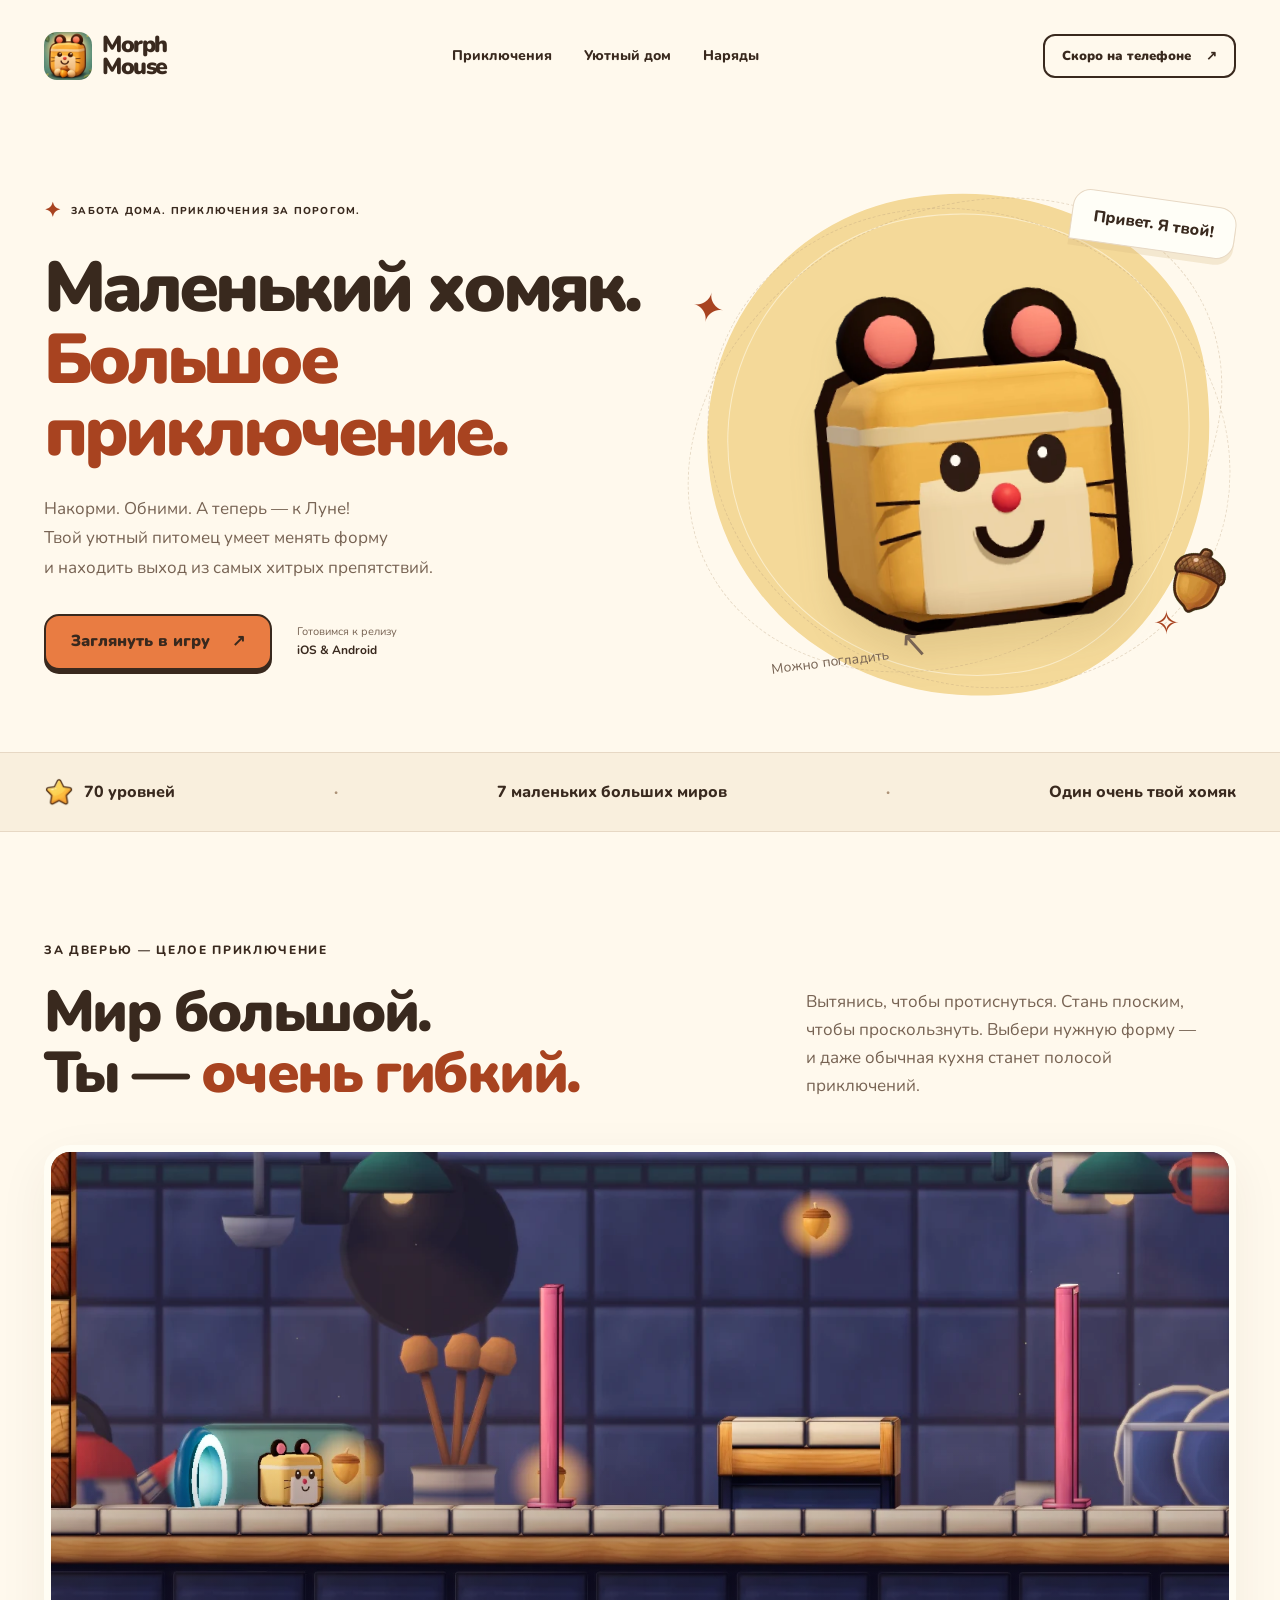
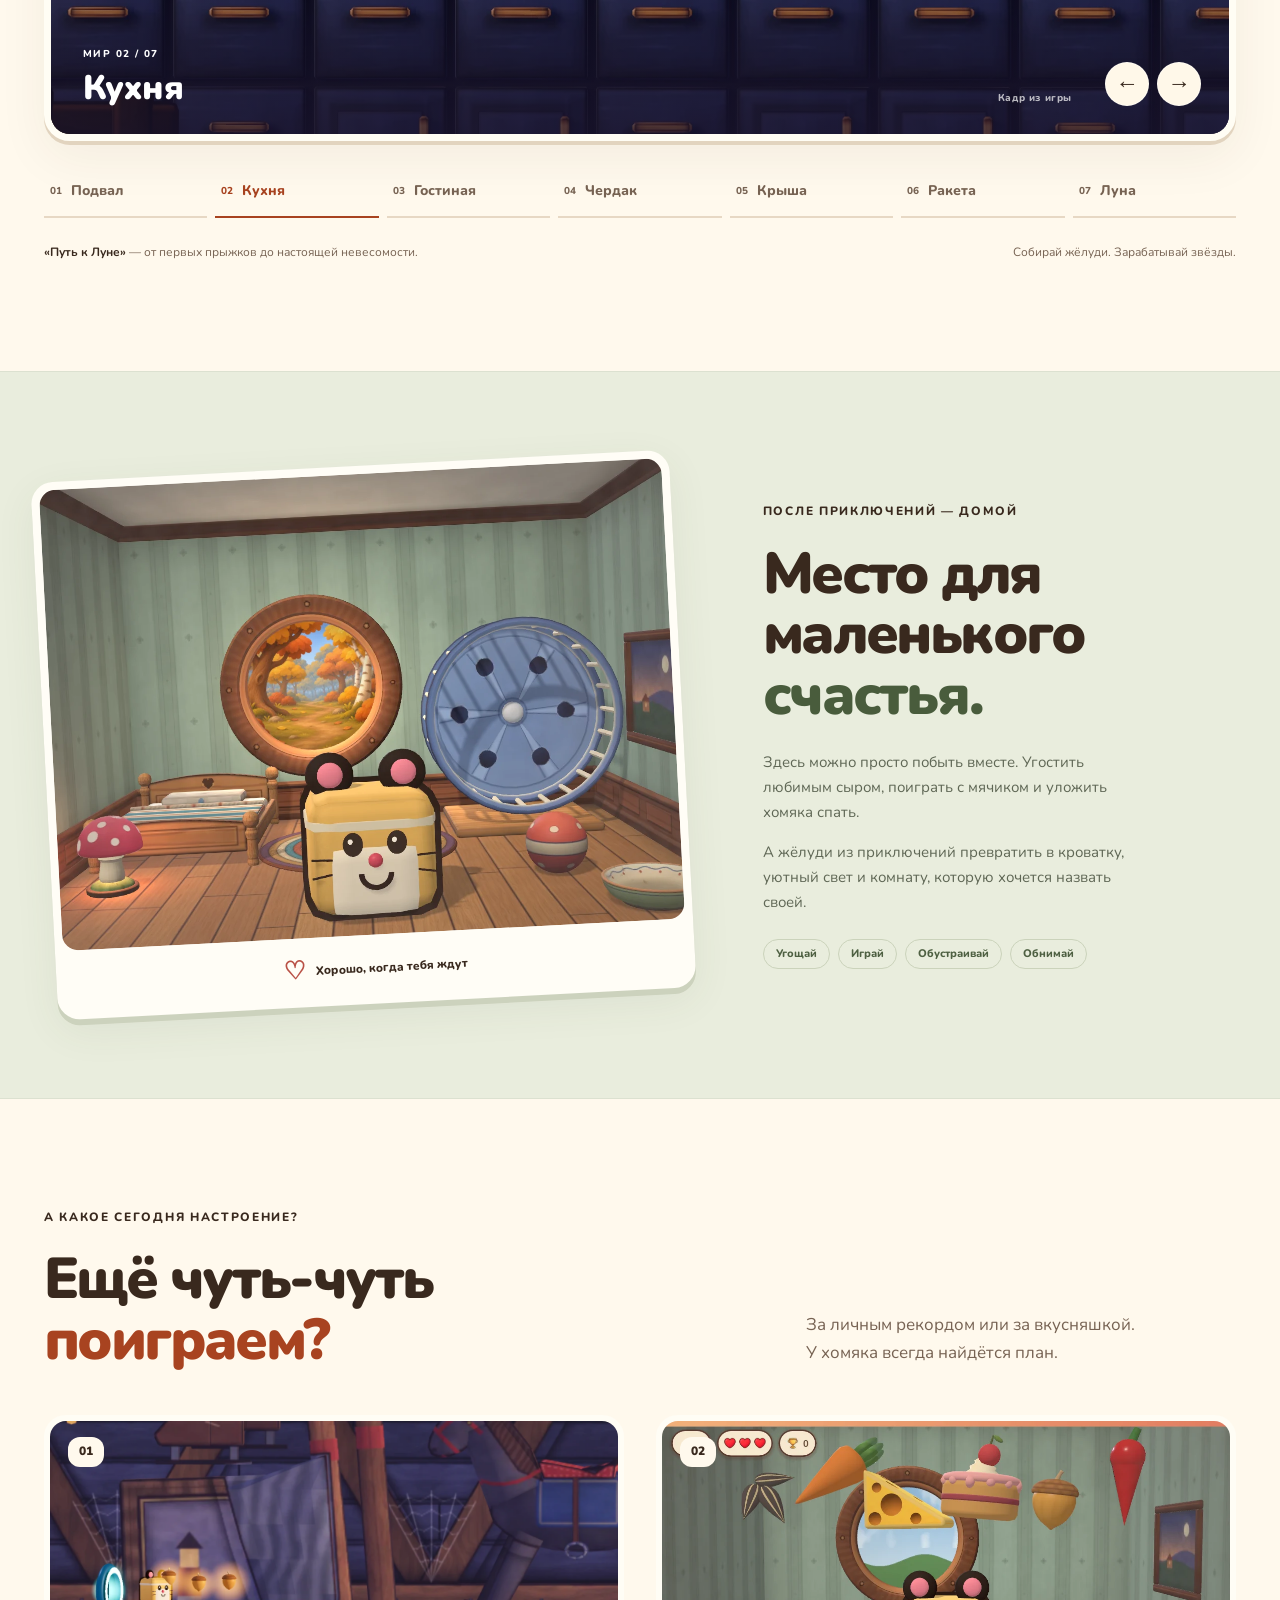
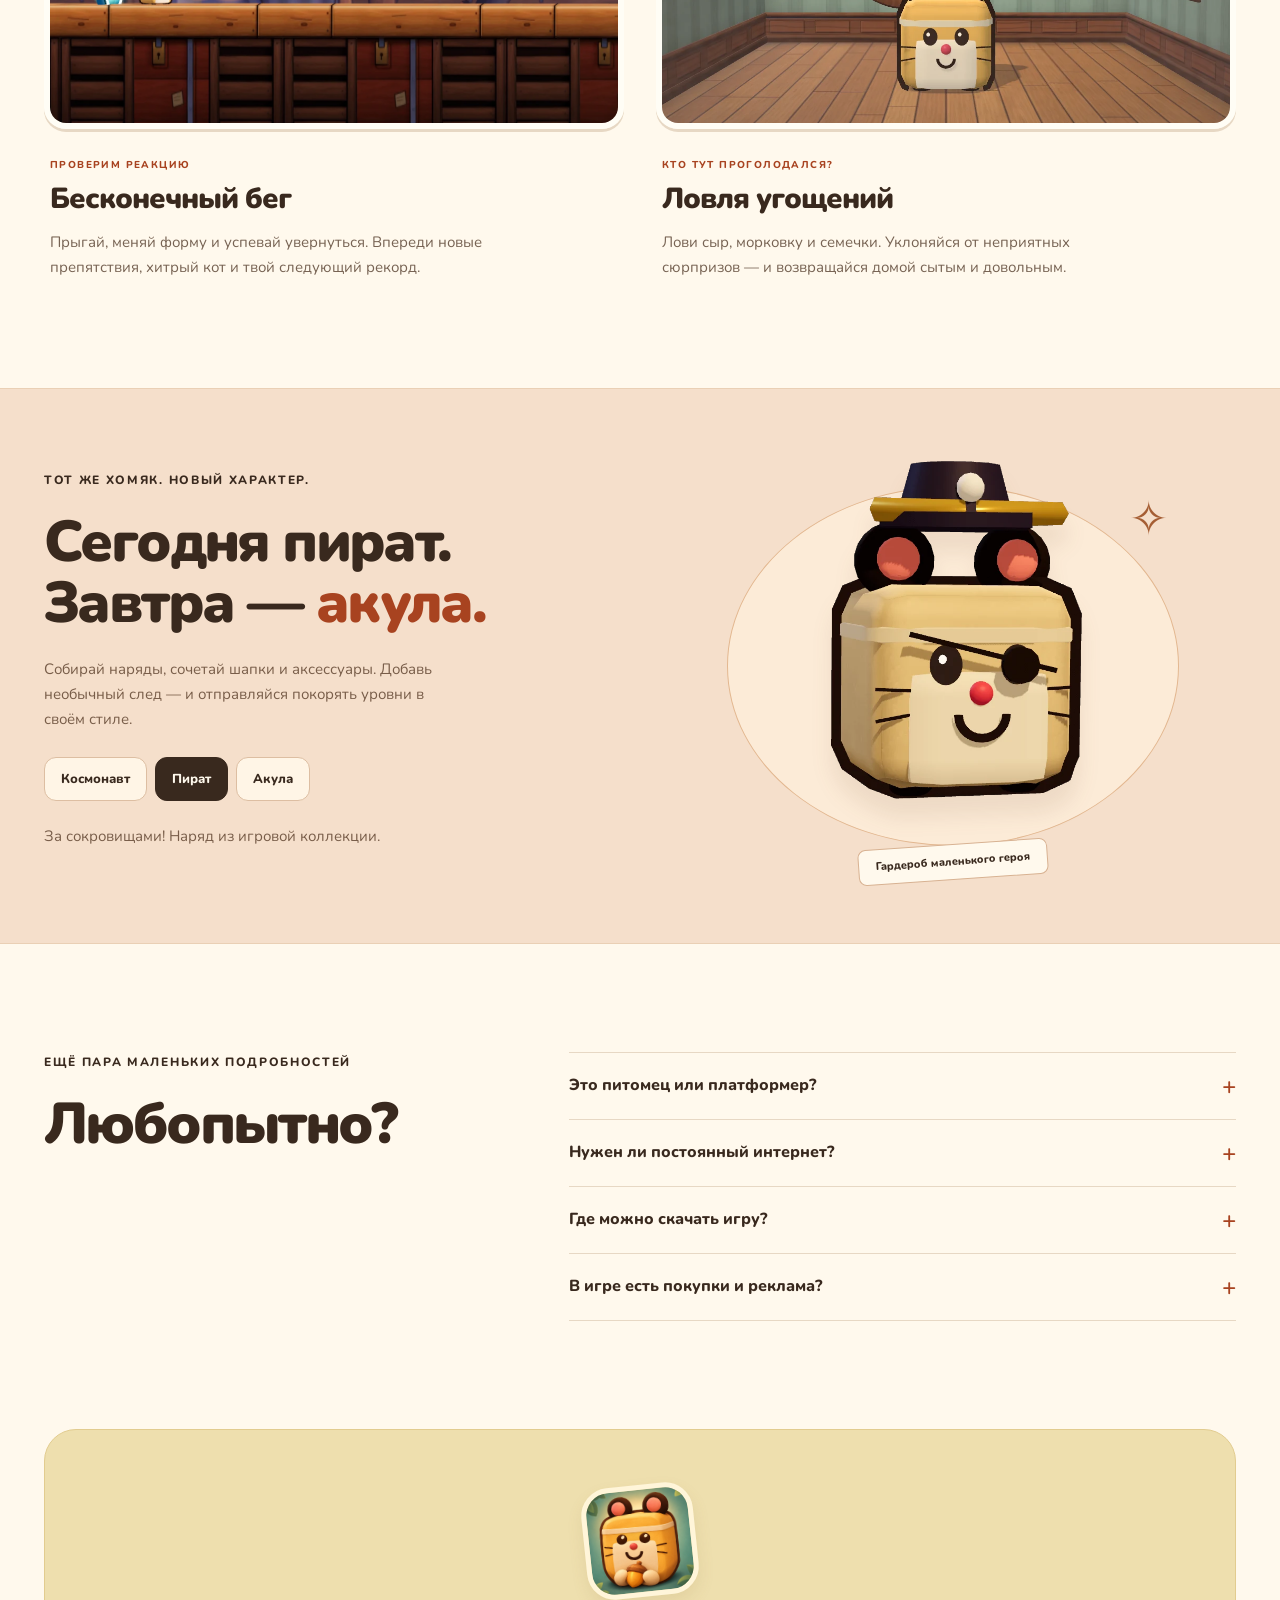
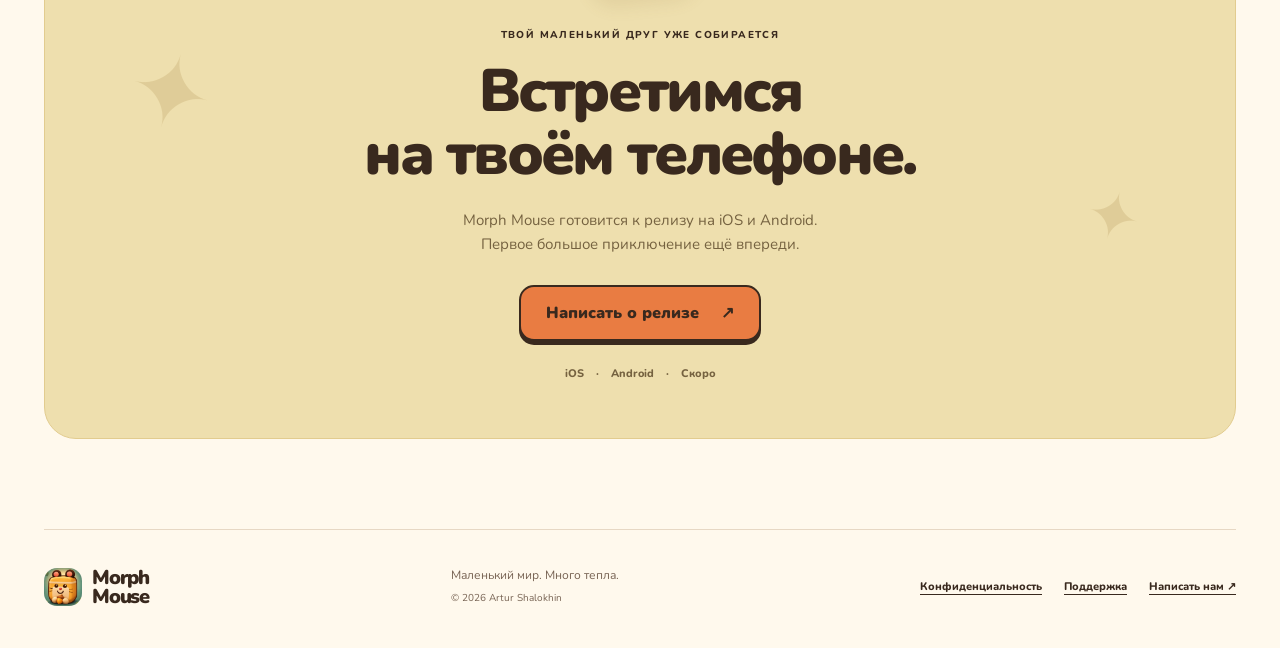
<file: index.html>
<!doctype html>
<html lang="ru">
<head>
  <meta charset="utf-8">
  <meta name="viewport" content="width=device-width, initial-scale=1, viewport-fit=cover">
  <meta name="theme-color" content="#fff9ed">
  <title>Morph Mouse — маленький хомяк, большое приключение</title>
  <meta name="description" content="Уютный питомец и приключение до Луны. Заботься о хомяке, обустраивай комнату, меняй форму и проходи 70 уровней в 7 мирах. Скоро на iOS и Android.">
  <link rel="canonical" href="https://shalokhin-artur.github.io/">
  <meta property="og:type" content="website">
  <meta property="og:title" content="Morph Mouse — маленький хомяк, большое приключение">
  <meta property="og:description" content="Немного заботы. Немного смелости. И целый мир за дверью твоей комнаты.">
  <meta property="og:url" content="https://shalokhin-artur.github.io/">
  <meta property="og:image" content="https://shalokhin-artur.github.io/assets/social.png">
  <meta name="twitter:card" content="summary_large_image">
  <link rel="icon" href="assets/app-icon.webp" type="image/webp">
  <link rel="apple-touch-icon" href="assets/apple-touch-icon.png">
  <link rel="preload" href="assets/nunito.ttf" as="font" type="font/ttf" crossorigin>
  <link rel="preload" href="assets/hero.webp" as="image">
  <link rel="stylesheet" href="style.css">
  <script src="script.js" defer></script>
</head>
<body>
  <a class="skip" href="#main">Перейти к содержимому</a>
  <header class="site-header wrap">
    <a class="brand" href="./" aria-label="Morph Mouse — главная"><img src="assets/app-icon.webp" width="48" height="48" alt=""><span>Morph<span class="brand-second">Mouse</span></span></a>
    <nav aria-label="Главное меню"><a href="#adventure">Приключения</a><a href="#home">Уютный дом</a><a href="#outfits">Наряды</a></nav>
    <a class="button small secondary" href="#release">Скоро на телефоне <span aria-hidden="true">↗</span></a>
  </header>
  <main id="main">
    <section class="hero wrap" aria-labelledby="hero-title">
      <div class="hero-copy">
        <p class="eyebrow"><span class="tiny-star" aria-hidden="true">✦</span> Забота дома. Приключения за порогом.</p>
        <h1 id="hero-title">Маленький хомяк.<br><span>Большое <br>приключение.</span></h1>
        <p class="intro">Накорми. Обними. А теперь — к Луне!<br>Твой уютный питомец умеет менять форму<br class="desktop-br"> и находить выход из самых хитрых препятствий.</p>
        <div class="hero-actions"><a class="button primary" href="#adventure">Заглянуть в игру <span aria-hidden="true">↗</span></a><span class="release-note">Готовимся к релизу<br><strong>iOS & Android</strong></span></div>
      </div>
      <div class="hero-art">
        <div class="sun-disc" aria-hidden="true"></div>
        <span class="orbit orbit-one" aria-hidden="true"></span><span class="orbit orbit-two" aria-hidden="true"></span>
        <span class="art-spark spark-one" aria-hidden="true">✦</span><span class="art-spark spark-two" aria-hidden="true">✧</span>
        <img class="floating-acorn" src="assets/acorn.webp" width="84" height="84" alt="">
        <span class="hello-bubble" aria-hidden="true">Привет. Я твой!</span>
        <button class="pet" id="pet" aria-label="Погладить хомяка"><img src="assets/hero.webp" width="1024" height="1024" alt="Улыбающийся золотистый хомяк Morph Mouse" fetchpriority="high"></button>
        <span class="pet-hint">Можно погладить <span aria-hidden="true">↖</span></span>
        <div class="hearts" id="hearts" aria-hidden="true"></div>
        <p class="sr-only" id="pet-status" role="status"></p>
      </div>
    </section>
    <div class="promise-strip"><div class="wrap promises"><span><img src="assets/star.webp" width="30" height="30" alt="">70 уровней</span><span class="strip-dot" aria-hidden="true">·</span><span>7 маленьких больших миров</span><span class="strip-dot" aria-hidden="true">·</span><span>Один очень твой хомяк</span></div></div>

    <section class="section wrap adventure" id="adventure" aria-labelledby="adventure-title">
      <div class="section-heading"><div><p class="eyebrow">За дверью — целое приключение</p><h2 id="adventure-title">Мир большой.<br>Ты — <em>очень гибкий.</em></h2></div><p>Вытянись, чтобы протиснуться. Стань плоским, чтобы проскользнуть. Выбери нужную форму — и даже обычная кухня станет полосой приключений.</p></div>
      <div class="world-view">
        <img id="world-image" src="assets/kitchen.webp" width="1536" height="768" alt="Хомяк на кухонном уровне: деревянные платформы, лазеры и светящиеся жёлуди" loading="lazy">
        <div class="world-caption"><div><span id="world-count">МИР 02 / 07</span><h3 id="world-name">Кухня</h3></div><span class="scene-note">Кадр из игры</span></div>
        <div class="world-controls"><button id="world-prev" aria-label="Предыдущий мир">←</button><button id="world-next" aria-label="Следующий мир">→</button></div>
      </div>
      <div class="world-tabs" aria-label="Выбрать игровой мир">
        <button data-world="0" aria-pressed="false">01 <span>Подвал</span></button><button data-world="1" aria-pressed="true">02 <span>Кухня</span></button><button data-world="2" aria-pressed="false">03 <span>Гостиная</span></button><button data-world="3" aria-pressed="false">04 <span>Чердак</span></button><button data-world="4" aria-pressed="false">05 <span>Крыша</span></button><button data-world="5" aria-pressed="false">06 <span>Ракета</span></button><button data-world="6" aria-pressed="false">07 <span>Луна</span></button>
      </div>
      <p class="world-status sr-only" role="status" id="world-status"></p>
      <div class="adventure-foot"><span><strong>«Путь к Луне»</strong> — от первых прыжков до настоящей невесомости.</span><span>Собирай жёлуди. Зарабатывай звёзды.</span></div>
    </section>

    <section class="home-section" id="home" aria-labelledby="home-title"><div class="wrap home-grid">
      <div class="home-picture"><img src="assets/room.webp" width="1600" height="900" alt="Комната хомяка с кроваткой, колесом, лампой-грибом и круглым окном в осенний лес" loading="lazy"><span class="photo-tag"><span aria-hidden="true">♡</span> Хорошо, когда тебя ждут</span></div>
      <div class="home-copy"><p class="eyebrow">После приключений — домой</p><h2 id="home-title">Место для<br>маленького<br><em>счастья.</em></h2><p>Здесь можно просто побыть вместе. Угостить любимым сыром, поиграть с мячиком и уложить хомяка спать.</p><p>А жёлуди из приключений превратить в кроватку, уютный свет и комнату, которую хочется назвать своей.</p><div class="care-list"><span>Угощай</span><span>Играй</span><span>Обустраивай</span><span>Обнимай</span></div></div>
    </div></section>

    <section class="section wrap" id="more" aria-labelledby="more-title">
      <div class="section-heading compact"><div><p class="eyebrow">А какое сегодня настроение?</p><h2 id="more-title">Ещё чуть-чуть<br><em>поиграем?</em></h2></div><p>За личным рекордом или за вкусняшкой.<br>У хомяка всегда найдётся план.</p></div>
      <div class="modes">
        <article class="mode"><div class="mode-image"><img src="assets/runner.webp" width="1600" height="900" alt="Бесконечный бег хомяка по игровым платформам" loading="lazy"><span class="mode-number">01</span></div><div class="mode-text"><p class="eyebrow">Проверим реакцию</p><h3>Бесконечный бег</h3><p>Прыгай, меняй форму и успевай увернуться. Впереди новые препятствия, хитрый кот и твой следующий рекорд.</p></div></article>
        <article class="mode"><div class="mode-image"><img src="assets/treats.webp" width="1280" height="600" alt="Ловля угощений: хомяк ловит падающую еду" loading="lazy"><span class="mode-number">02</span></div><div class="mode-text"><p class="eyebrow">Кто тут проголодался?</p><h3>Ловля угощений</h3><p>Лови сыр, морковку и семечки. Уклоняйся от неприятных сюрпризов — и возвращайся домой сытым и довольным.</p></div></article>
      </div>
    </section>

    <section class="outfits-section" id="outfits" aria-labelledby="outfits-title"><div class="wrap outfits-grid">
      <div><p class="eyebrow">Тот же хомяк. Новый характер.</p><h2 id="outfits-title">Сегодня пират.<br>Завтра — <em>акула.</em></h2><p>Собирай наряды, сочетай шапки и аксессуары. Добавь необычный след — и отправляйся покорять уровни в своём стиле.</p><div class="outfit-choices" aria-label="Примерить наряд"><button data-outfit="astronaut" aria-pressed="false">Космонавт</button><button data-outfit="pirate" aria-pressed="true">Пират</button><button data-outfit="shark" aria-pressed="false">Акула</button></div><p class="outfit-note" id="outfit-note" aria-live="polite">За сокровищами! Наряд из игровой коллекции.</p></div>
      <div class="outfit-stage"><span class="outfit-star" aria-hidden="true">✧</span><img id="outfit-image" src="assets/pirate.webp" width="1024" height="1024" alt="Хомяк в пиратской шляпе и повязке на глазу" loading="lazy"><span class="outfit-label">Гардероб маленького героя</span></div>
    </div></section>

    <section class="section wrap faq" aria-labelledby="faq-title"><div><p class="eyebrow">Ещё пара маленьких подробностей</p><h2 id="faq-title">Любопытно?</h2></div><div class="questions">
      <details><summary>Это питомец или платформер?<span aria-hidden="true">+</span></summary><p>И то и другое. Дома ты заботишься о хомяке и обустраиваешь комнату. В приключениях — прыгаешь, меняешь форму и собираешь жёлуди для новых покупок.</p></details>
      <details><summary>Нужен ли постоянный интернет?<span aria-hidden="true">+</span></summary><p>Основная игра работает офлайн: комната, уровни, бесконечный бег и ловля угощений. Интернет нужен для рекламы, покупок и некоторых сервисных функций.</p></details>
      <details><summary>Где можно скачать игру?<span aria-hidden="true">+</span></summary><p>Мы готовим Morph Mouse к релизу на iOS и Android. Когда игра станет доступна, здесь появятся ссылки на магазины. Пока можно <a href="mailto:shalokhin.artur@gmail.com?subject=Morph%20Mouse%20%E2%80%94%20%D1%80%D0%B5%D0%BB%D0%B8%D0%B7">написать нам</a> и спросить о релизе.</p></details>
      <details><summary>В игре есть покупки и реклама?<span aria-hidden="true">+</span></summary><p>В мобильной версии предусмотрены дополнительные крутки нарядов, реклама за награду и рекламные паузы между раундами. Отдельная разовая покупка отключает рекламу на месяц, без автопродления.</p></details>
    </div></section>

    <section class="release-section wrap" id="release" aria-labelledby="release-title"><div class="release-card"><img src="assets/app-icon.webp" width="112" height="112" alt="Иконка Morph Mouse" loading="lazy"><p class="eyebrow">Твой маленький друг уже собирается</p><h2 id="release-title">Встретимся<br>на твоём телефоне.</h2><p>Morph Mouse готовится к релизу на iOS и Android.<br>Первое большое приключение ещё впереди.</p><a class="button primary" href="mailto:shalokhin.artur@gmail.com?subject=Morph%20Mouse%20%E2%80%94%20%D1%80%D0%B5%D0%BB%D0%B8%D0%B7">Написать о релизе <span aria-hidden="true">↗</span></a><span class="release-platforms">iOS <span aria-hidden="true">·</span> Android <span aria-hidden="true">·</span> Скоро</span></div></section>
  </main>
  <footer class="site-footer wrap"><a class="brand" href="./"><img src="assets/app-icon.webp" width="38" height="38" alt=""><span>Morph<span class="brand-second">Mouse</span></span></a><p>Маленький мир. Много тепла.<br><small>© 2026 Artur Shalokhin</small></p><div><a href="privacy.html">Конфиденциальность</a><a href="support.html">Поддержка</a><a href="mailto:shalokhin.artur@gmail.com">Написать нам ↗</a></div></footer>
</body>
</html>
</file>
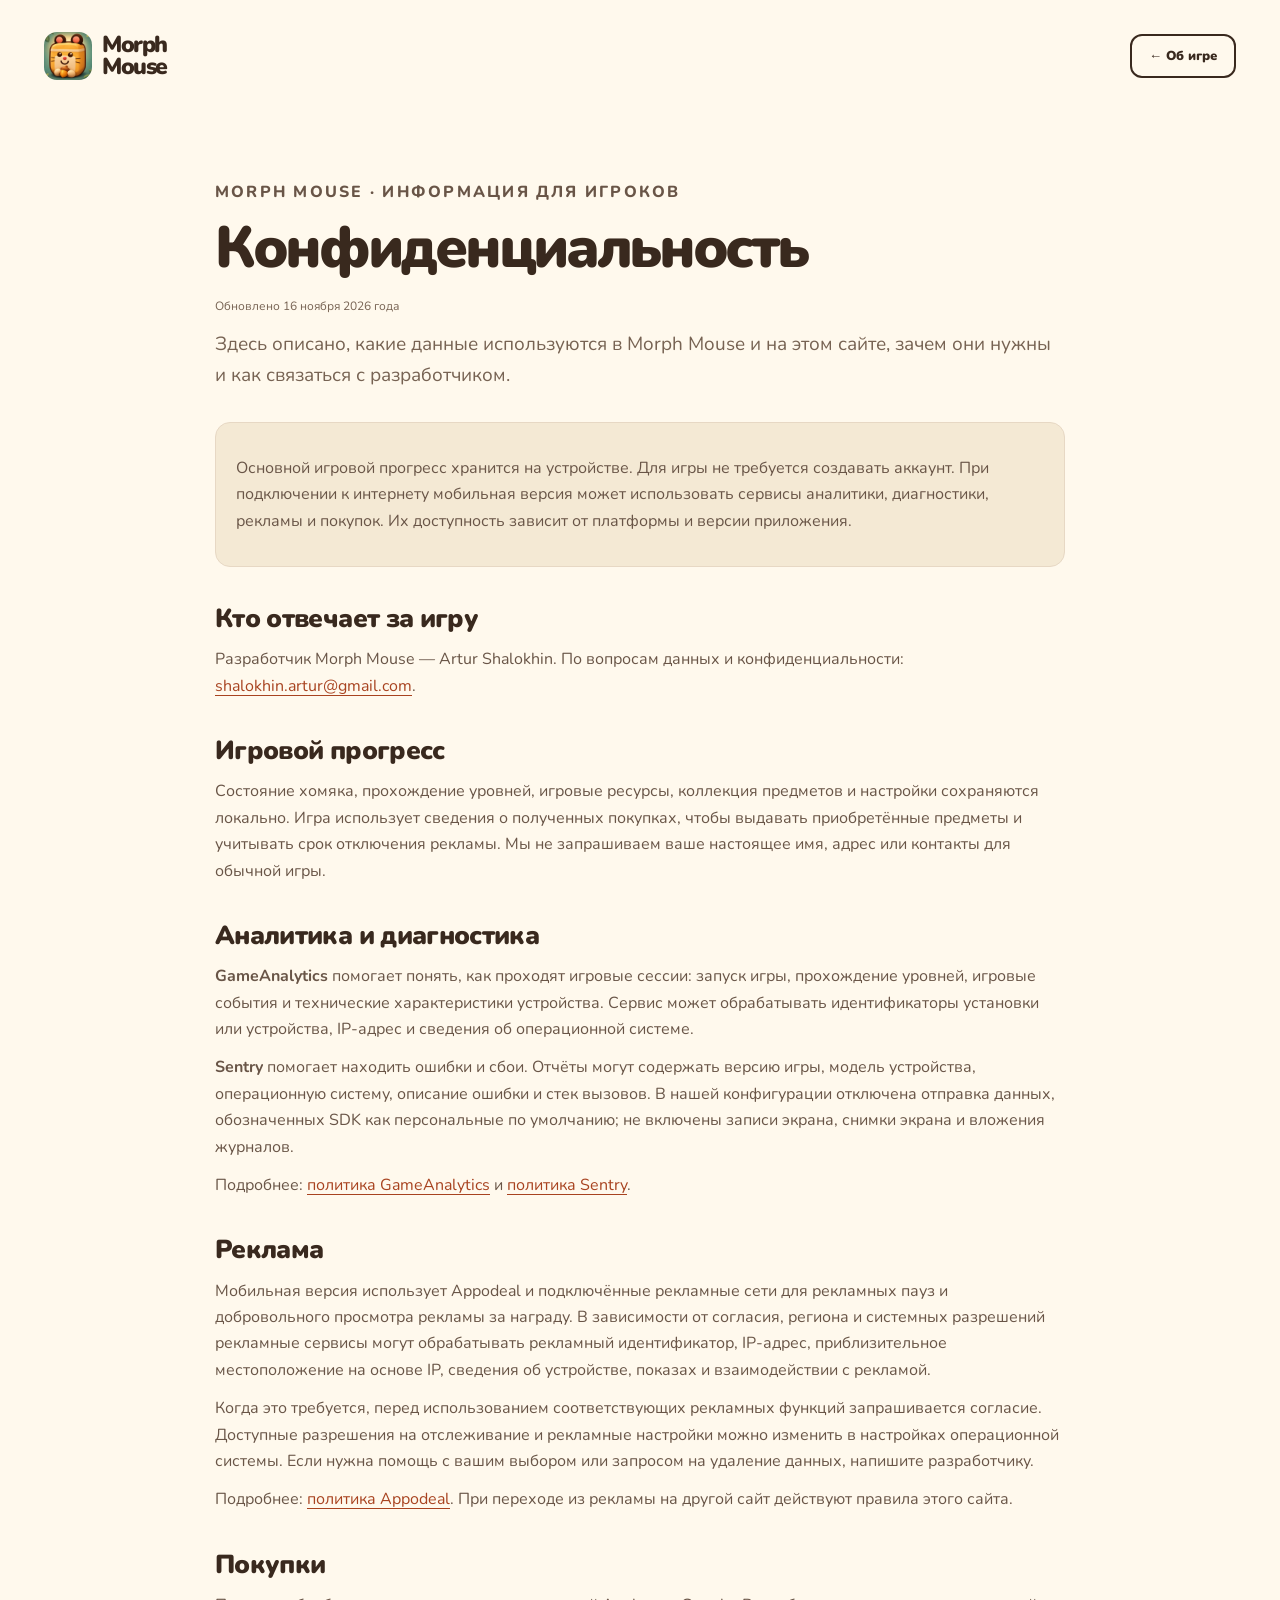
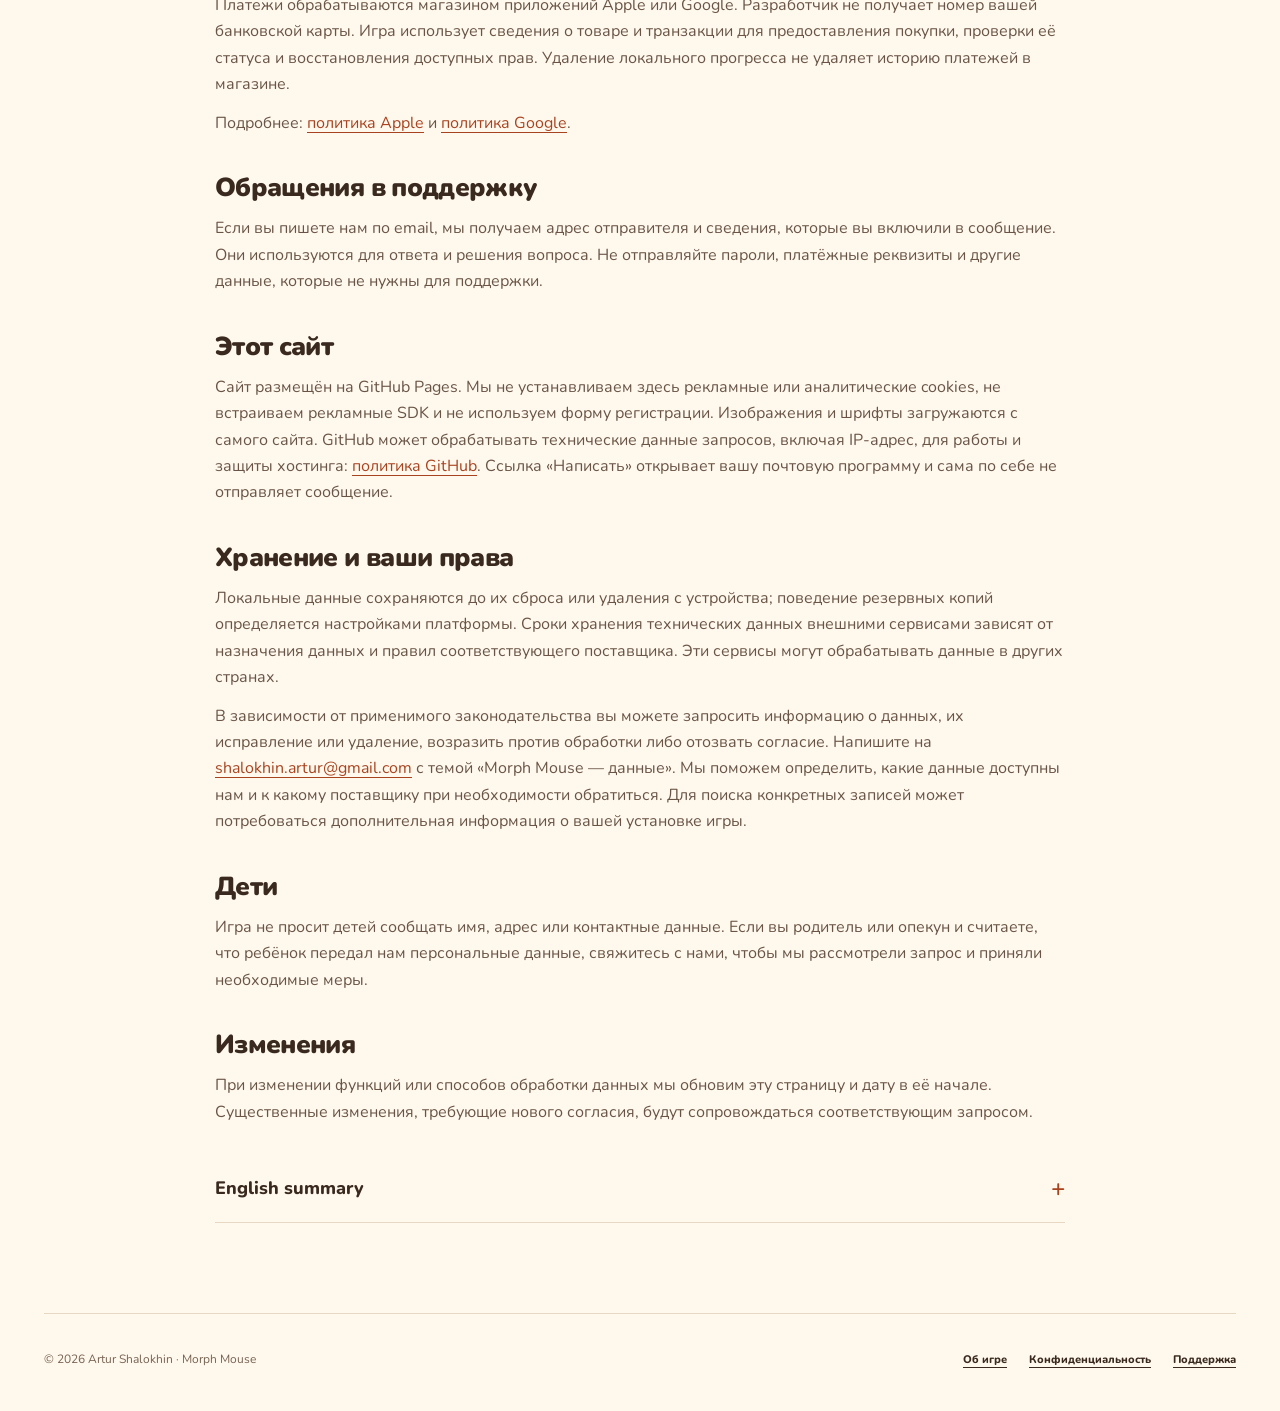
<file: privacy.html>
<!doctype html>
<html lang="ru"><head><meta charset="utf-8"><meta name="viewport" content="width=device-width, initial-scale=1"><meta name="theme-color" content="#fff9ed"><title>Конфиденциальность — Morph Mouse</title><meta name="description" content="Как Morph Mouse обрабатывает данные игры, диагностику, аналитику, рекламу и покупки."><link rel="canonical" href="https://shalokhin-artur.github.io/privacy.html"><link rel="icon" href="assets/app-icon.webp"><link rel="stylesheet" href="style.css"></head><body>
<a class="skip" href="#main">Перейти к содержимому</a><header class="site-header wrap"><a class="brand" href="./"><img src="assets/app-icon.webp" width="48" height="48" alt=""><span>Morph<span class="brand-second">Mouse</span></span></a><a class="button small secondary" href="./">← Об игре</a></header>
<main id="main" class="legal wrap">
<p class="eyebrow">Morph Mouse · информация для игроков</p><h1>Конфиденциальность</h1><p class="legal-date">Обновлено 16 ноября 2026 года</p><p class="lead">Здесь описано, какие данные используются в Morph Mouse и на этом сайте, зачем они нужны и как связаться с разработчиком.</p>
<div class="notice"><p>Основной игровой прогресс хранится на устройстве. Для игры не требуется создавать аккаунт. При подключении к интернету мобильная версия может использовать сервисы аналитики, диагностики, рекламы и покупок. Их доступность зависит от платформы и версии приложения.</p></div>
<h2>Кто отвечает за игру</h2><p>Разработчик Morph Mouse — Artur Shalokhin. По вопросам данных и конфиденциальности: <a href="mailto:shalokhin.artur@gmail.com">shalokhin.artur@gmail.com</a>.</p>
<h2>Игровой прогресс</h2><p>Состояние хомяка, прохождение уровней, игровые ресурсы, коллекция предметов и настройки сохраняются локально. Игра использует сведения о полученных покупках, чтобы выдавать приобретённые предметы и учитывать срок отключения рекламы. Мы не запрашиваем ваше настоящее имя, адрес или контакты для обычной игры.</p>
<h2>Аналитика и диагностика</h2><p><strong>GameAnalytics</strong> помогает понять, как проходят игровые сессии: запуск игры, прохождение уровней, игровые события и технические характеристики устройства. Сервис может обрабатывать идентификаторы установки или устройства, IP-адрес и сведения об операционной системе.</p><p><strong>Sentry</strong> помогает находить ошибки и сбои. Отчёты могут содержать версию игры, модель устройства, операционную систему, описание ошибки и стек вызовов. В нашей конфигурации отключена отправка данных, обозначенных SDK как персональные по умолчанию; не включены записи экрана, снимки экрана и вложения журналов.</p><p>Подробнее: <a href="https://www.gameanalytics.com/trust/privacy-notice">политика GameAnalytics</a> и <a href="https://sentry.io/privacy/">политика Sentry</a>.</p>
<h2>Реклама</h2><p>Мобильная версия использует Appodeal и подключённые рекламные сети для рекламных пауз и добровольного просмотра рекламы за награду. В зависимости от согласия, региона и системных разрешений рекламные сервисы могут обрабатывать рекламный идентификатор, IP-адрес, приблизительное местоположение на основе IP, сведения об устройстве, показах и взаимодействии с рекламой.</p><p>Когда это требуется, перед использованием соответствующих рекламных функций запрашивается согласие. Доступные разрешения на отслеживание и рекламные настройки можно изменить в настройках операционной системы. Если нужна помощь с вашим выбором или запросом на удаление данных, напишите разработчику.</p><p>Подробнее: <a href="https://appodeal.com/privacy-policy/">политика Appodeal</a>. При переходе из рекламы на другой сайт действуют правила этого сайта.</p>
<h2>Покупки</h2><p>Платежи обрабатываются магазином приложений Apple или Google. Разработчик не получает номер вашей банковской карты. Игра использует сведения о товаре и транзакции для предоставления покупки, проверки её статуса и восстановления доступных прав. Удаление локального прогресса не удаляет историю платежей в магазине.</p><p>Подробнее: <a href="https://www.apple.com/legal/privacy/">политика Apple</a> и <a href="https://policies.google.com/privacy">политика Google</a>.</p>
<h2>Обращения в поддержку</h2><p>Если вы пишете нам по email, мы получаем адрес отправителя и сведения, которые вы включили в сообщение. Они используются для ответа и решения вопроса. Не отправляйте пароли, платёжные реквизиты и другие данные, которые не нужны для поддержки.</p>
<h2>Этот сайт</h2><p>Сайт размещён на GitHub Pages. Мы не устанавливаем здесь рекламные или аналитические cookies, не встраиваем рекламные SDK и не используем форму регистрации. Изображения и шрифты загружаются с самого сайта. GitHub может обрабатывать технические данные запросов, включая IP-адрес, для работы и защиты хостинга: <a href="https://docs.github.com/en/site-policy/privacy-policies/github-general-privacy-statement">политика GitHub</a>. Ссылка «Написать» открывает вашу почтовую программу и сама по себе не отправляет сообщение.</p>
<h2>Хранение и ваши права</h2><p>Локальные данные сохраняются до их сброса или удаления с устройства; поведение резервных копий определяется настройками платформы. Сроки хранения технических данных внешними сервисами зависят от назначения данных и правил соответствующего поставщика. Эти сервисы могут обрабатывать данные в других странах.</p><p>В зависимости от применимого законодательства вы можете запросить информацию о данных, их исправление или удаление, возразить против обработки либо отозвать согласие. Напишите на <a href="mailto:shalokhin.artur@gmail.com">shalokhin.artur@gmail.com</a> с темой «Morph Mouse — данные». Мы поможем определить, какие данные доступны нам и к какому поставщику при необходимости обратиться. Для поиска конкретных записей может потребоваться дополнительная информация о вашей установке игры.</p>
<h2>Дети</h2><p>Игра не просит детей сообщать имя, адрес или контактные данные. Если вы родитель или опекун и считаете, что ребёнок передал нам персональные данные, свяжитесь с нами, чтобы мы рассмотрели запрос и приняли необходимые меры.</p>
<h2>Изменения</h2><p>При изменении функций или способов обработки данных мы обновим эту страницу и дату в её начале. Существенные изменения, требующие нового согласия, будут сопровождаться соответствующим запросом.</p>
<details lang="en"><summary>English summary <span aria-hidden="true">+</span></summary><p>Morph Mouse is developed by Artur Shalokhin. Contact: <a href="mailto:shalokhin.artur@gmail.com">shalokhin.artur@gmail.com</a>. Core game progress is saved on your device; an account is not required.</p><p>Depending on the platform and build, the mobile app uses GameAnalytics for gameplay analytics, Sentry for error diagnostics, Appodeal and advertising partners for ads, and Apple or Google for purchases. These services may process device or installation identifiers, IP addresses, technical details, gameplay events, ad interactions or transaction information for their respective purposes. We do not receive payment card details. Advertising identifiers and personalized advertising depend on consent, region and operating-system permissions.</p><p>The website is hosted on GitHub Pages and has no advertising, analytics cookies or sign-up form. GitHub may process technical request logs. Third-party providers may process data internationally and retain it under their own policies, linked above.</p><p>For information, correction, deletion or consent-related requests, email the developer. We may need information identifying your game installation to locate relevant records. Deleting local progress does not delete store purchase history. If you are a parent or guardian concerned about a child's personal data, please contact us. Last updated: November 16, 2026.</p></details>
</main><footer class="site-footer wrap"><p>© 2026 Artur Shalokhin · Morph Mouse</p><div><a href="./">Об игре</a><a href="privacy.html">Конфиденциальность</a><a href="support.html">Поддержка</a></div></footer></body></html>
</file>
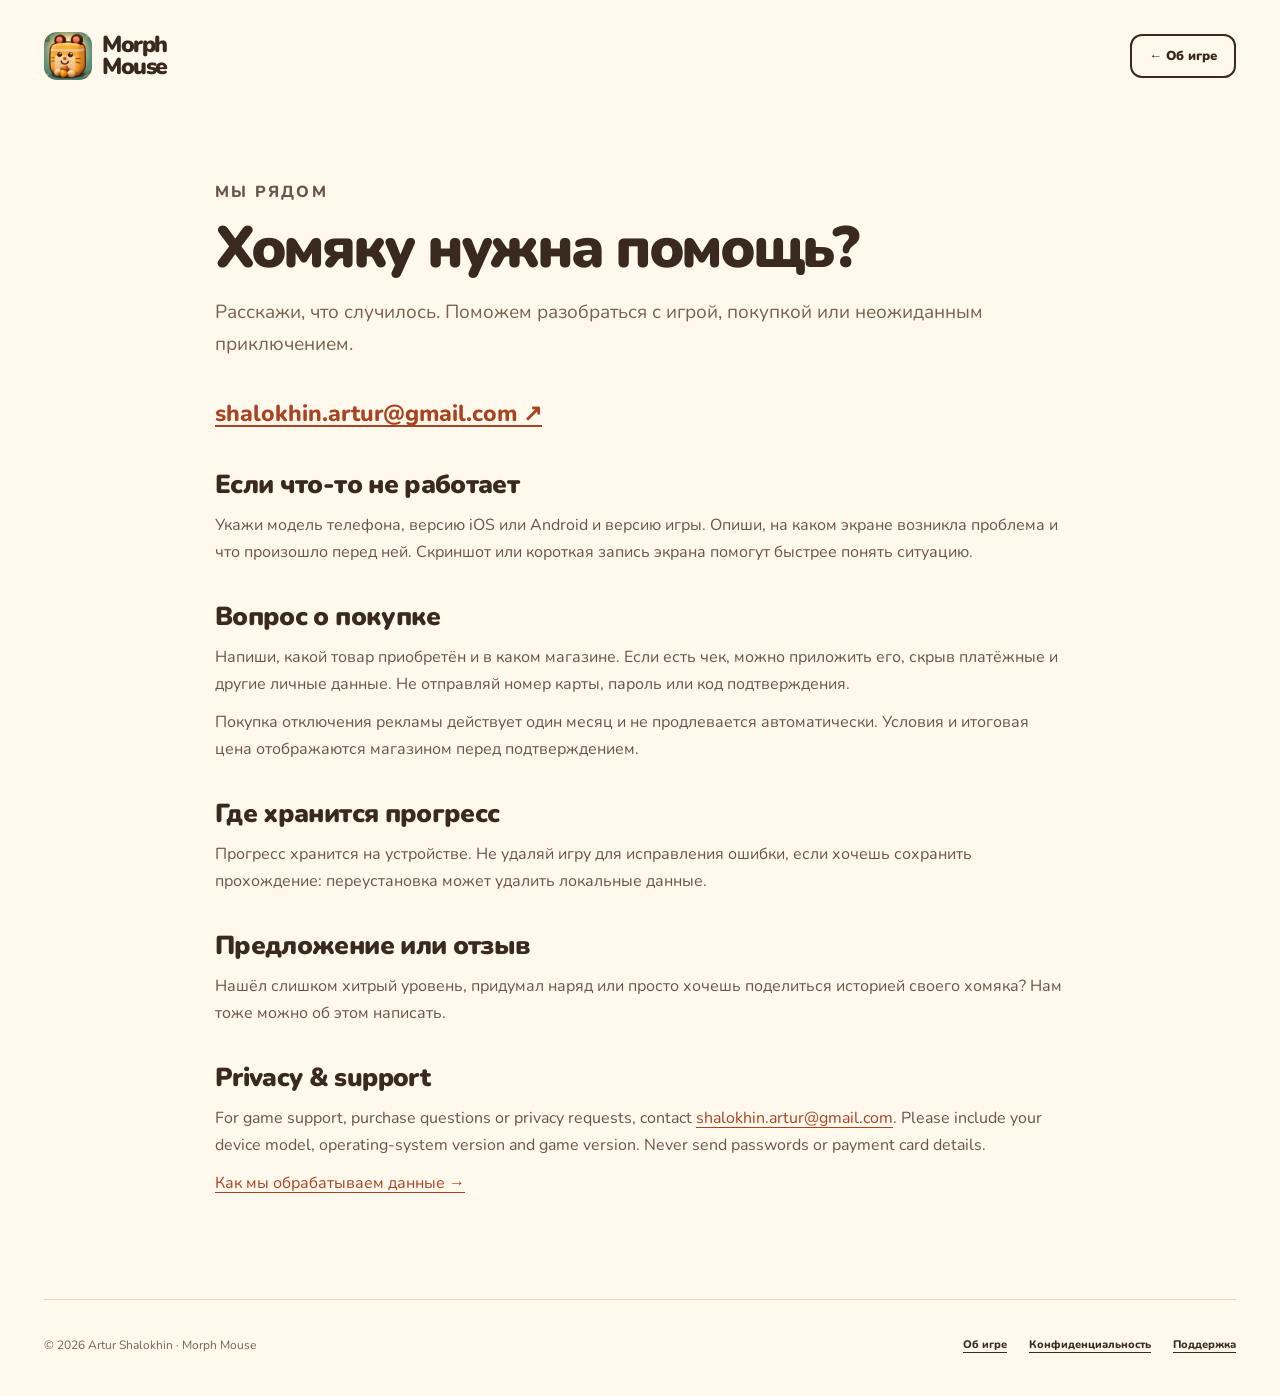
<file: support.html>
<!doctype html>
<html lang="ru"><head><meta charset="utf-8"><meta name="viewport" content="width=device-width, initial-scale=1"><meta name="theme-color" content="#fff9ed"><title>Поддержка — Morph Mouse</title><meta name="description" content="Помощь с игрой Morph Mouse: ошибки, покупки, игровой прогресс и обратная связь."><link rel="canonical" href="https://shalokhin-artur.github.io/support.html"><link rel="icon" href="assets/app-icon.webp"><link rel="stylesheet" href="style.css"></head><body>
<a class="skip" href="#main">Перейти к содержимому</a><header class="site-header wrap"><a class="brand" href="./"><img src="assets/app-icon.webp" width="48" height="48" alt=""><span>Morph<span class="brand-second">Mouse</span></span></a><a class="button small secondary" href="./">← Об игре</a></header>
<main id="main" class="legal wrap">
<p class="eyebrow">Мы рядом</p><h1>Хомяку нужна помощь?</h1><p class="lead">Расскажи, что случилось. Поможем разобраться с игрой, покупкой или неожиданным приключением.</p><a class="contact-link" href="mailto:shalokhin.artur@gmail.com?subject=Morph%20Mouse%20%E2%80%94%20support">shalokhin.artur@gmail.com ↗</a>
<h2>Если что-то не работает</h2><p>Укажи модель телефона, версию iOS или Android и версию игры. Опиши, на каком экране возникла проблема и что произошло перед ней. Скриншот или короткая запись экрана помогут быстрее понять ситуацию.</p>
<h2>Вопрос о покупке</h2><p>Напиши, какой товар приобретён и в каком магазине. Если есть чек, можно приложить его, скрыв платёжные и другие личные данные. Не отправляй номер карты, пароль или код подтверждения.</p><p>Покупка отключения рекламы действует один месяц и не продлевается автоматически. Условия и итоговая цена отображаются магазином перед подтверждением.</p>
<h2>Где хранится прогресс</h2><p>Прогресс хранится на устройстве. Не удаляй игру для исправления ошибки, если хочешь сохранить прохождение: переустановка может удалить локальные данные.</p>
<h2>Предложение или отзыв</h2><p>Нашёл слишком хитрый уровень, придумал наряд или просто хочешь поделиться историей своего хомяка? Нам тоже можно об этом написать.</p>
<h2>Privacy & support</h2><p lang="en">For game support, purchase questions or privacy requests, contact <a href="mailto:shalokhin.artur@gmail.com">shalokhin.artur@gmail.com</a>. Please include your device model, operating-system version and game version. Never send passwords or payment card details.</p><p><a href="privacy.html">Как мы обрабатываем данные →</a></p>
</main><footer class="site-footer wrap"><p>© 2026 Artur Shalokhin · Morph Mouse</p><div><a href="./">Об игре</a><a href="privacy.html">Конфиденциальность</a><a href="support.html">Поддержка</a></div></footer></body></html>
</file>
<file: style.css>
@font-face{font-family:Nunito;src:url('assets/nunito.ttf') format('truetype');font-weight:400 900;font-style:normal;font-display:swap}
:root{--paper:#fff9ed;--ink:#39291e;--muted:#776353;--orange:#e97c42;--orange-dark:#a84320;--line:#e7d8c4;--green:#e9eddd;--green-ink:#495c3c;--font:Nunito,'Trebuchet MS',sans-serif}
*{box-sizing:border-box}html{scroll-behavior:smooth;scroll-padding-top:32px}body{margin:0;background:var(--paper);color:var(--ink);font-family:var(--font);font-size:17px;line-height:1.65;-webkit-font-smoothing:antialiased}button,a{-webkit-tap-highlight-color:transparent}a{color:inherit;text-underline-offset:4px}button{font:inherit;color:inherit;cursor:pointer}button:disabled{cursor:default}button:focus-visible,a:focus-visible,summary:focus-visible{outline:3px solid #56713c;outline-offset:6px}img{max-width:100%;display:block;height:auto}button{border:0}h1,h2,h3,p{margin:0}h1,h2,h3{line-height:1.05;font-weight:900;letter-spacing:-.045em}h2{font-size:clamp(38px,4.5vw,60px)}h3{font-size:29px;letter-spacing:-.035em}em{font-style:normal;color:var(--orange-dark)}.wrap{width:min(1240px,calc(100% - 88px));margin-inline:auto}.section{padding-block:108px}.eyebrow{font-size:12px;letter-spacing:.14em;font-weight:800;text-transform:uppercase;margin-bottom:22px;line-height:1.7}.button{display:inline-flex;align-items:center;justify-content:center;gap:22px;min-height:56px;padding:14px 25px;border:2px solid var(--ink);border-radius:15px;text-decoration:none;font-weight:900;font-size:16px;line-height:1.3;box-shadow:0 4px 0 var(--ink);transition:transform .18s,box-shadow .18s,background .18s}.button:hover{transform:translateY(-2px);box-shadow:0 6px 0 var(--ink)}.button:active{transform:translateY(3px);box-shadow:0 1px 0 var(--ink)}.primary{background:var(--orange)}.primary:hover{background:#f38e52}.secondary{background:transparent}.secondary:hover{background:#f5e8d1}.small{min-height:44px;padding:10px 17px;font-size:13px;gap:15px;border-radius:12px;box-shadow:none}.small:hover{box-shadow:none}.skip{position:absolute;top:-100px;left:16px;background:var(--ink);color:white;padding:15px;z-index:30}.skip:focus{top:16px}.sr-only{position:absolute;width:1px;height:1px;padding:0;margin:-1px;overflow:hidden;clip:rect(0,0,0,0);white-space:nowrap;border:0}
.site-header{height:112px;display:flex;align-items:center;justify-content:space-between;gap:30px}.brand{display:flex;align-items:center;gap:10px;text-decoration:none;font-size:23px;font-weight:900;line-height:.95;letter-spacing:-.06em}.brand img{border-radius:13px;flex:none}.brand-second{display:block}.site-header nav{display:flex;gap:32px;font-weight:800;font-size:14px}.site-header nav a{text-decoration:none}.site-header nav a:hover{color:var(--orange-dark)}.hero{display:grid;grid-template-columns:1.1fr 1fr;gap:12px;min-height:640px;padding-top:54px;padding-bottom:54px;align-items:center}.hero .eyebrow{font-size:10px;letter-spacing:.12em;display:flex;align-items:center;gap:9px;margin-bottom:25px}.tiny-star{color:var(--orange-dark);font-size:20px}h1{font-size:clamp(46px,5.5vw,77px);letter-spacing:-.057em;line-height:1.02}h1>span{color:var(--orange-dark)}.intro{margin-top:25px;font-size:17px;line-height:1.75;color:var(--muted);max-width:500px}.hero-actions{display:flex;align-items:center;gap:25px;margin-top:31px}.release-note{font-size:11px;line-height:1.65;color:var(--muted)}.release-note strong{font-size:12px;color:var(--ink)}.hero-art{min-height:520px;position:relative;isolation:isolate}.sun-disc{position:absolute;width:90%;aspect-ratio:1;background:#f4d999;border-radius:48% 52% 45% 55%/49% 42% 58% 51%;top:4%;left:6%;transform:rotate(-9deg);z-index:-2}.sun-disc:after{content:"";position:absolute;inset:20px;border:1px solid #fff8e2;border-radius:inherit;opacity:.65}.pet{position:absolute;width:118%;height:118%;left:-7%;top:-7%;padding:0;background:none;filter:drop-shadow(0 24px 15px #76572a1f);transform:rotate(-5deg);animation:bob 6s ease-in-out infinite}.pet img{width:100%;pointer-events:none}.pet:focus-visible{outline-offset:-65px;border-radius:50%}.pet.squish{animation:pet .55s ease}.hello-bubble{position:absolute;top:5%;right:0;background:#fffef7;padding:12px 21px;border:1px solid var(--line);box-shadow:0 6px 0 #d5b47d42;border-radius:18px 18px 18px 0;transform:rotate(8deg);font-size:16px;font-weight:800;z-index:2}.pet-hint{position:absolute;bottom:2%;left:17%;font-size:14px;transform:rotate(-7deg);color:var(--muted)}.pet-hint span{display:inline-block;font-size:35px;margin-left:7px;transform:rotate(10deg)}.floating-acorn{position:absolute;z-index:3;width:77px;bottom:14%;right:0;transform:rotate(18deg);animation:float-acorn 5s ease-in-out infinite}.art-spark{position:absolute;z-index:3;font-size:40px;color:var(--orange-dark)}.spark-one{left:3%;top:20%;transform:rotate(12deg)}.spark-two{right:10%;bottom:8%;font-size:32px}.orbit{position:absolute;border:1px dashed #bba17e;opacity:.35;width:100%;height:85%;top:8%;left:0;border-radius:50%;transform:rotate(-30deg);z-index:-1}.orbit-two{transform:rotate(25deg);width:95%;height:90%;left:5%}.hearts{position:absolute;inset:0;pointer-events:none;overflow:visible}.heart-float{position:absolute;font-size:29px;color:#d45c56;animation:heart 1.3s ease-out forwards;left:50%;top:40%;filter:drop-shadow(0 2px 0 #fff)}.promise-strip{border-block:1px solid var(--line);background:#f9efdd}.promises{display:flex;justify-content:space-between;align-items:center;gap:20px;padding-block:24px;font-size:16px;font-weight:800}.promises>span{display:flex;align-items:center;gap:10px}.strip-dot{color:#ad9277}.section-heading{display:grid;grid-template-columns:1fr .65fr;gap:100px;align-items:end;margin-bottom:42px}.section-heading>p{color:var(--muted);font-size:17px;max-width:390px;padding-bottom:3px}.world-view{position:relative;border-radius:26px;overflow:hidden;background:#4c3c39;border:7px solid #fffdf4;box-shadow:0 4px 0 #e2d4bf,0 16px 50px #382b1910;aspect-ratio:2}.world-view>img{width:100%;height:100%;object-fit:cover;transition:opacity .15s}.world-view:after{content:"";position:absolute;inset:50% 0 0;background:linear-gradient(transparent,#1b152ec4);pointer-events:none}.world-caption{position:absolute;bottom:28px;left:32px;right:32px;color:white;display:flex;align-items:end;justify-content:space-between;z-index:1}.world-caption span{font-size:10px;letter-spacing:.14em;font-weight:800}.world-caption h3{font-size:34px;letter-spacing:-.025em;margin-top:5px}.world-caption .scene-note{font-size:10px;letter-spacing:.06em;padding-right:125px;opacity:.7}.world-controls{display:flex;position:absolute;bottom:28px;right:28px;gap:8px;z-index:2}.world-controls button{width:44px;height:44px;border-radius:50%;border:1px solid #ffffff70;background:#fff8e9;color:var(--ink);font-size:23px}.world-controls button:hover{background:#f2d791}.world-tabs{display:grid;grid-template-columns:repeat(7,1fr);gap:8px;margin-top:24px}.world-tabs button{padding:14px 6px;background:none;border-bottom:2px solid var(--line);font-size:10px;color:var(--muted);text-align:left;display:flex;align-items:center;gap:9px;font-weight:800}.world-tabs button span{font-size:14px}.world-tabs button[aria-pressed=true]{border-color:var(--orange-dark);color:var(--orange-dark)}.world-tabs button:hover{background:#f8eedb}.adventure-foot{display:flex;justify-content:space-between;gap:25px;margin-top:25px;font-size:12px;color:var(--muted)}.adventure-foot strong{color:var(--ink)}.home-section{background:var(--green);padding:94px 0;border-block:1px solid #dce1d0}.home-grid{display:grid;grid-template-columns:1.35fr 1fr;gap:80px;align-items:center}.home-picture{position:relative;transform:rotate(-3deg);padding:8px;background:#fffdf6;box-shadow:0 6px 0 #ccd2bd,0 12px 40px #3f563a13;border-radius:22px}.home-picture img{width:100%;aspect-ratio:1.35;object-fit:cover;border-radius:16px}.photo-tag{display:flex;align-items:center;gap:10px;position:absolute;bottom:22px;left:25px;right:25px;padding:11px 18px;background:#fff9edee;font-size:12px;font-weight:800;border-radius:10px;transform:rotate(3deg);width:max-content;max-width:90%}.photo-tag>span{font-size:25px;color:#b95146}.home-copy h2{margin-bottom:25px}.home-copy p:not(.eyebrow){color:#5f6755;font-size:15px;margin-top:16px;max-width:380px}.home-copy em{color:var(--green-ink)}.care-list{display:flex;flex-wrap:wrap;gap:8px;margin-top:24px}.care-list span{border:1px solid #cbd3bb;border-radius:30px;padding:5px 12px;font-size:11px;font-weight:800;color:#4e6042}.compact{margin-bottom:45px}.modes{display:grid;grid-template-columns:1fr 1fr;gap:32px}.mode-image{position:relative;border-radius:22px;overflow:hidden;border:6px solid #fffdf5;box-shadow:0 3px 0 #e7d8c4;aspect-ratio:1.85}.mode-image img{width:100%;height:100%;object-fit:cover;transition:transform .5s}.mode:hover img{transform:scale(1.035)}.mode-number{position:absolute;left:18px;top:16px;background:var(--paper);border-radius:12px;padding:5px 11px;font-size:12px;font-weight:900}.mode-text{padding:28px 6px 0}.mode-text .eyebrow{margin-bottom:10px;color:var(--orange-dark);font-size:10px}.mode-text p:last-child{font-size:15px;color:var(--muted);max-width:470px;margin-top:16px}.outfits-section{background:#f5dfcb;border-block:1px solid #ead0b5;padding:52px 0}.outfits-grid{display:grid;grid-template-columns:1fr 1fr;align-items:center;gap:60px}.outfits-grid>div>p:not(.eyebrow){font-size:15px;max-width:410px;margin-top:24px;color:#785d49}.outfit-choices{display:flex;flex-wrap:wrap;gap:8px;margin-top:26px}.outfit-choices button{background:#fff5e6;border:1px solid #ddbea2;padding:10px 16px;border-radius:12px;font-size:13px;font-weight:800;min-height:44px}.outfit-choices button[aria-pressed=true]{background:var(--ink);border-color:var(--ink);color:var(--paper)}.outfits-grid>div>.outfit-note{font-size:11px;margin-top:14px;min-height:36px;line-height:1.5}.outfit-stage{height:450px;position:relative;isolation:isolate}.outfit-stage:before{content:"";position:absolute;inset:10%;border:1px solid #e3b891;background:#fcebd7;border-radius:50%;z-index:-1}.outfit-stage img{width:540px;height:540px;max-width:none;object-fit:contain;position:absolute;left:50%;top:50%;transform:translate(-50%,-50%);filter:drop-shadow(0 20px 10px #6f412518)}.outfit-star{position:absolute;top:9%;right:12%;font-size:47px;color:#a55e34}.outfit-label{position:absolute;bottom:10px;left:50%;transform:translateX(-50%) rotate(-4deg);background:var(--paper);border:1px solid #d8b292;border-radius:8px;padding:8px 17px;font-size:11px;font-weight:800;white-space:nowrap}.faq{display:grid;grid-template-columns:.8fr 1.2fr;gap:80px}.questions{border-top:1px solid var(--line)}details{border-bottom:1px solid var(--line)}summary{list-style:none;cursor:pointer;display:flex;justify-content:space-between;gap:25px;padding:21px 0;font-weight:800;font-size:16px;line-height:1.4}summary::-webkit-details-marker{display:none}summary>span{font-size:24px;color:var(--orange-dark);font-weight:600;line-height:1}details[open] summary>span{transform:rotate(45deg)}details p{font-size:14px;color:var(--muted);padding:0 30px 23px 0}.release-section{padding-bottom:90px}.release-card{text-align:center;background:#eedfae;border:1px solid #e2cc8f;border-radius:32px;padding:55px 25px;position:relative;overflow:hidden}.release-card:before,.release-card:after{position:absolute;content:"✦";font-size:100px;color:#c4a96b55;left:7%;top:30%;transform:rotate(15deg)}.release-card:after{left:auto;right:8%;top:55%;font-size:65px}.release-card>img{border:5px solid #fff5d9;border-radius:28px;box-shadow:0 8px 16px #96793e20;transform:rotate(-6deg);margin:0 auto 30px}.release-card .eyebrow{font-size:10px;margin-bottom:16px}.release-card h2{font-size:clamp(38px,5vw,60px)}.release-card>p:not(.eyebrow){font-size:15px;color:#756240;margin-top:22px}.release-card .button{margin-top:28px;position:relative;z-index:1}.release-platforms{display:flex;gap:12px;justify-content:center;margin-top:24px;font-size:11px;font-weight:800;color:#756240}.site-footer{border-top:1px solid var(--line);padding:35px 0 40px;display:flex;align-items:center;justify-content:space-between;gap:25px}.site-footer .brand{font-size:20px}.site-footer>p{font-size:12px;line-height:1.8;color:var(--muted)}.site-footer small{font-size:10px}.site-footer>div{display:flex;gap:22px;font-size:11px;font-weight:800}.site-footer a:hover{color:var(--orange-dark)}.legal{max-width:850px;padding-block:55px 90px}.legal h1{font-size:clamp(35px,5vw,58px);margin-bottom:20px}.legal .lead{font-size:19px;color:var(--muted);margin-bottom:30px}.legal h2{font-size:26px;letter-spacing:-.025em;margin:38px 0 14px}.legal h3{font-size:19px;margin-top:24px}.legal p,.legal li{font-size:16px;color:#695547;margin-block:12px}.legal .legal-date{font-size:12px;color:var(--muted)}.legal .notice{background:#f4e9d4;border:1px solid var(--line);padding:20px;border-radius:15px}.legal a{color:var(--orange-dark);overflow-wrap:anywhere}.legal ul{padding-left:24px}.legal .contact-link{display:inline-block;font-weight:800;font-size:clamp(16px,4vw,23px);margin-top:5px}.legal details{margin-top:30px}.legal details p{padding:0}.legal details summary{font-size:18px}.legal details h2{font-size:24px}.error-page{text-align:center;min-height:60vh}.error-page>img{width:250px;margin:auto}.error-page h1{font-size:50px}.error-page p{margin:20px 0 30px}
@keyframes bob{0%,100%{transform:translateY(0) rotate(-5deg)}50%{transform:translateY(-10px) rotate(-3deg)}}@keyframes pet{0%,100%{transform:rotate(-5deg)}35%{transform:scale(1.06,.93) rotate(-3deg)}65%{transform:translateY(-12px) scale(.97,1.04) rotate(-6deg)}}@keyframes float-acorn{0%,100%{transform:translateY(0) rotate(18deg)}50%{transform:translateY(-9px) rotate(9deg)}}@keyframes heart{to{opacity:0;transform:translate(var(--dx),-130px) rotate(var(--rot)) scale(.5)}}
@media(min-width:1600px){.hero{min-height:720px}.hero-art{min-height:560px}}
@media(max-width:1050px){.wrap{width:calc(100% - 56px)}.site-header nav{gap:20px}.hero{padding-top:25px;min-height:570px}h1{font-size:56px}.hero-art{min-height:430px}.hero .eyebrow{max-width:330px}.hero-actions{gap:15px}.button{padding-inline:19px;gap:14px}.hero-art .pet-hint{bottom:0;left:7%}.hero-art .hello-bubble{font-size:12px}.floating-acorn{width:65px;right:-5px}.section-heading{gap:55px}.home-grid{gap:45px}.outfits-grid{gap:30px}.site-footer>div{gap:13px}.promises{font-size:13px}.outfit-stage img{width:480px;height:480px}}
@media(max-width:760px){html{scroll-padding-top:20px}.wrap{width:calc(100% - 40px)}.site-header{height:90px}.site-header nav{display:none}.site-header .brand{font-size:20px}.site-header .brand img{width:40px}.site-header .small{font-size:11px;padding:9px 12px;min-height:40px}.site-header .small span{display:none}.hero{grid-template-columns:1fr;gap:0;padding-top:28px;padding-bottom:40px;min-height:auto}.hero-copy{text-align:center}.hero .eyebrow{justify-content:center;max-width:none;font-size:9px;letter-spacing:.08em;margin-bottom:18px}.hero h1{font-size:clamp(44px,8.4vw,63px)}.hero h1>span br{display:none}.intro{font-size:15px;margin:22px auto 0;max-width:430px}.hero-actions{justify-content:center;margin-top:25px;gap:20px}.hero-actions .button{font-size:14px;min-height:52px}.hero-art{width:min(440px,100%);min-height:0;aspect-ratio:1.08;margin:35px auto 0}.pet{top:-9%;left:-7%;width:118%;height:118%}.sun-disc{width:86%;left:7%}.hero-art .hello-bubble{right:0;top:1%;font-size:13px}.hero-art .pet-hint{bottom:-5%;left:20%}.floating-acorn{right:1%;bottom:11%;width:58px}.spark-one{font-size:30px}.spark-two{font-size:26px}.promises{padding-block:20px;gap:10px;justify-content:space-around;font-size:11px;line-height:1.3;text-align:center}.promises>span{display:block;max-width:110px}.promises>span:first-child img{display:none}.strip-dot{display:none!important}.section{padding-block:67px}.section-heading{grid-template-columns:1fr;gap:22px;margin-bottom:30px}.section-heading>p{font-size:15px;max-width:520px}.eyebrow{font-size:10px;margin-bottom:16px}h2{font-size:42px}.world-view{border-width:5px;border-radius:19px;aspect-ratio:1.48}.world-view>img{object-position:38% center}.world-caption{bottom:18px;left:18px;right:18px}.world-caption h3{font-size:28px}.world-caption>div>span{font-size:8px}.world-caption .scene-note{display:none}.world-controls{bottom:18px;right:15px;gap:6px}.world-controls button{width:38px;height:38px;font-size:20px}.world-tabs{display:flex;overflow-x:auto;gap:10px;padding-bottom:6px;margin-top:18px;scrollbar-width:thin}.world-tabs button{min-width:85px;padding:10px 4px;gap:7px}.world-tabs button span{font-size:12px}.adventure-foot{display:block;font-size:11px;margin-top:17px}.adventure-foot>span{display:block;margin-top:6px}.home-section{padding:65px 0}.home-grid{grid-template-columns:1fr;gap:38px}.home-copy{grid-row:1}.home-copy h2 br:nth-child(2){display:none}.home-copy p:not(.eyebrow){max-width:520px;font-size:15px}.home-picture{width:calc(100% - 10px);margin:auto;transform:rotate(-2deg);padding:6px}.home-picture img{aspect-ratio:1.6;border-radius:14px}.photo-tag{font-size:10px;bottom:17px;left:16px;padding:6px 12px;gap:6px}.photo-tag>span{font-size:20px}.modes{grid-template-columns:1fr;gap:38px}.mode-text{padding:23px 2px 0}.mode-text h3{font-size:28px}.mode-text p:last-child{font-size:14px;margin-top:12px}.mode-image{border-radius:19px}.outfits-section{padding:65px 0 35px}.outfits-grid{grid-template-columns:1fr;gap:5px}.outfits-grid>div>p:not(.eyebrow){margin-top:20px;max-width:520px}.outfit-choices{margin-top:22px}.outfit-stage{height:360px;width:100%;max-width:420px;margin:auto}.outfit-stage img{width:440px;height:440px;max-width:115%;object-fit:contain}.outfit-stage:before{inset:8%}.outfit-label{bottom:7px}.faq{grid-template-columns:1fr;gap:28px}.faq h2{font-size:40px}summary{font-size:15px;padding-block:20px}details p{font-size:14px}.release-section{padding-bottom:55px}.release-card{padding:40px 18px;border-radius:25px}.release-card>img{width:90px;margin-bottom:25px;border-radius:24px}.release-card h2{font-size:40px}.release-card .eyebrow{font-size:8px;letter-spacing:.1em}.release-card>p:not(.eyebrow){font-size:14px}.release-card:before{font-size:50px;left:3%;top:10%}.release-card:after{font-size:40px;right:3%;top:15%}.site-footer{padding:30px 0;display:grid;grid-template-columns:1fr 1fr;gap:25px}.site-footer>p{text-align:right;font-size:10px}.site-footer>div{grid-column:1/-1;flex-wrap:wrap;justify-content:space-between;gap:15px;font-size:10px}.legal{padding-block:35px 60px}.legal h1{font-size:40px}.legal .lead{font-size:17px}.legal p,.legal li{font-size:15px}.legal h2{font-size:24px}.legal .contact-link{font-size:19px}}
@media(max-width:380px){.wrap{width:calc(100% - 30px)}.hero h1{font-size:41px}.release-note{font-size:10px}.hero .eyebrow{font-size:8px}.site-header .small{font-size:10px}.hello-bubble{padding:9px 14px}.outfit-choices button{padding-inline:12px}.hero-actions{gap:14px}.hero-actions .button{font-size:13px;padding-inline:14px}}
@media(prefers-reduced-motion:reduce){html{scroll-behavior:auto}*,*:before,*:after{animation-duration:.01ms!important;animation-iteration-count:1!important;transition:none!important}.heart-float{display:none}}

/* Keep flexible columns within the phone viewport. */
.hero>*,.section-heading>*,.home-grid>*,.outfits-grid>*,.faq>*,.modes>*{min-width:0}
.hero-art{clip-path:inset(-35px -18px -35px -18px)}
.outfit-stage img{max-width:100%}
@media(max-width:760px){.hero h1>span br{display:initial}.hero h1{font-size:clamp(40px,10vw,60px)}.desktop-br{display:none}}
body{overflow-x:clip}
.home-picture .photo-tag{position:static;transform:none;margin:9px auto 2px;background:transparent;max-width:100%;padding:4px 10px;justify-content:center}
</file>
